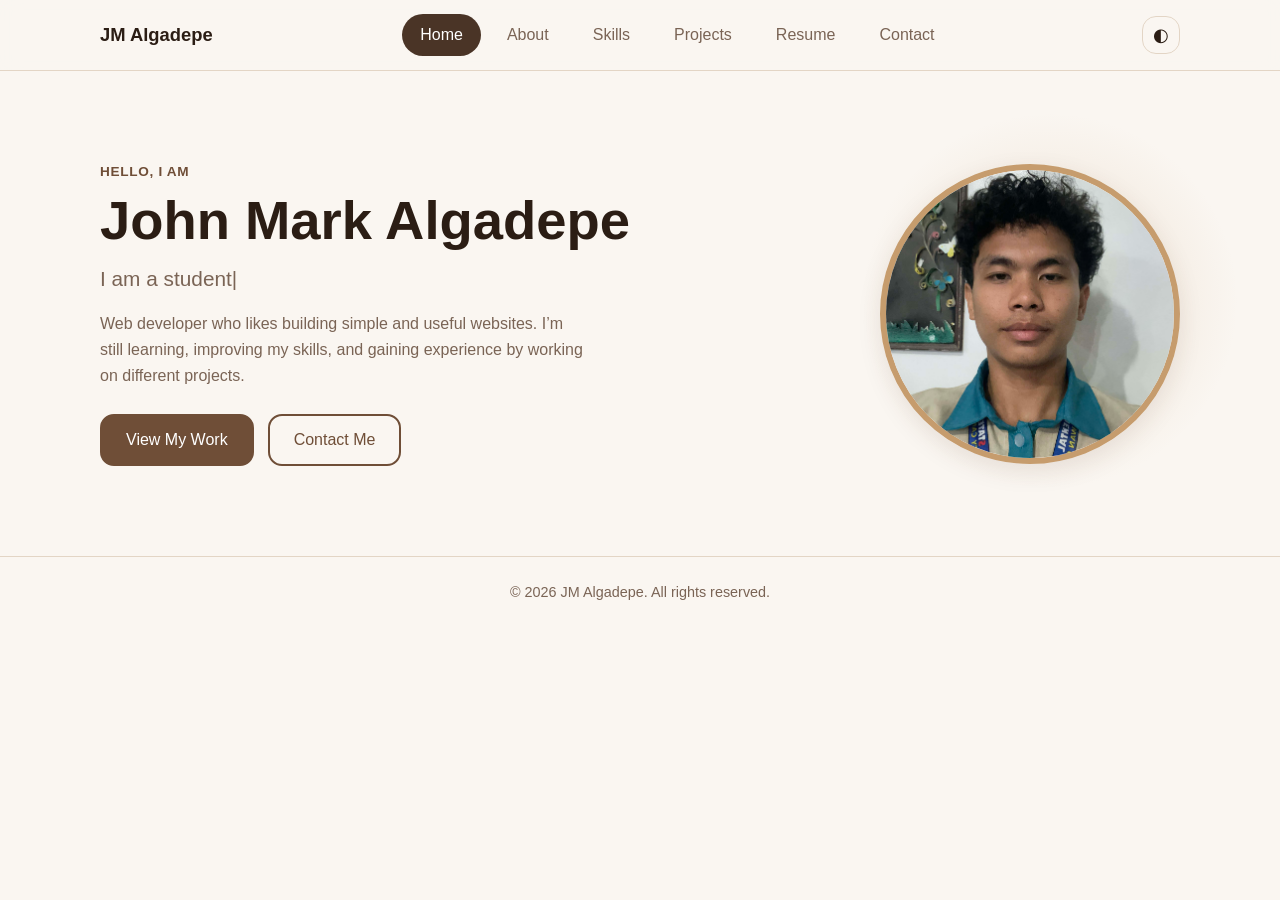
<file: PORTFOLIO_PRO/portfolio/index.html>
<!DOCTYPE html>
<html lang="en">
<head>
  <meta charset="UTF-8">
  <meta name="viewport" content="width=device-width, initial-scale=1.0">
  <title>Home | John Mark Algadepe</title>
  <meta name="description" content="Personal portfolio of Your Name">
  <link rel="stylesheet" href="css/style.css">
  <script defer src="js/main.js"></script>
</head>
<body>
  <header class="site-header">
    <div class="container header-inner">
      <a href="index.html" class="logo">JM Algadepe</a>
      <nav aria-label="Main navigation">
        <ul class="nav-list" id="nav-list">
        <li><a href="index.html">Home</a></li>
        <li><a href="about.html">About</a></li>
        <li><a href="skills.html">Skills</a></li>
        <li><a href="projects.html">Projects</a></li>
        <li><a href="resume.html">Resume</a></li>
        <li><a href="contact.html">Contact</a></li>
        </ul>
      </nav>
      <div class="header-actions">
        <button id="theme-toggle" class="icon-btn" aria-label="Toggle dark mode">&#9680;</button>
        <button id="nav-toggle" class="icon-btn nav-toggle" aria-label="Open menu" aria-expanded="false">&#9776;</button>
      </div>
    </div>
  </header>

  <main>
    <section class="hero container">
      <div class="hero-text">
        <p class="eyebrow">Hello, I am</p>
        <h1>John Mark Algadepe</h1>
        <p class="typing">I am a <span id="typing-text"></span><span class="cursor">|</span></p>
        <p class="lead">Web developer who likes building simple and useful websites. I’m still learning, improving my skills, and gaining experience by working on different projects.
</p>
        <div class="btn-row">
          <a href="projects.html" class="btn">View My Work</a>
          <a href="contact.html" class="btn btn-outline">Contact Me</a>
        </div>
      </div>
      <div class="hero-image">
        <img src="images/profile.jpg" alt="Portrait of Your Name" width="320" height="320">
      </div>
    </section>
  </main>

  <footer class="site-footer">
    <div class="container">
      <p>&copy; 2026 JM Algadepe. All rights reserved.</p>
    </div>
  </footer>

  <button id="to-top" class="to-top" aria-label="Scroll to top">&uarr;</button>
</body>
</html>
</file>
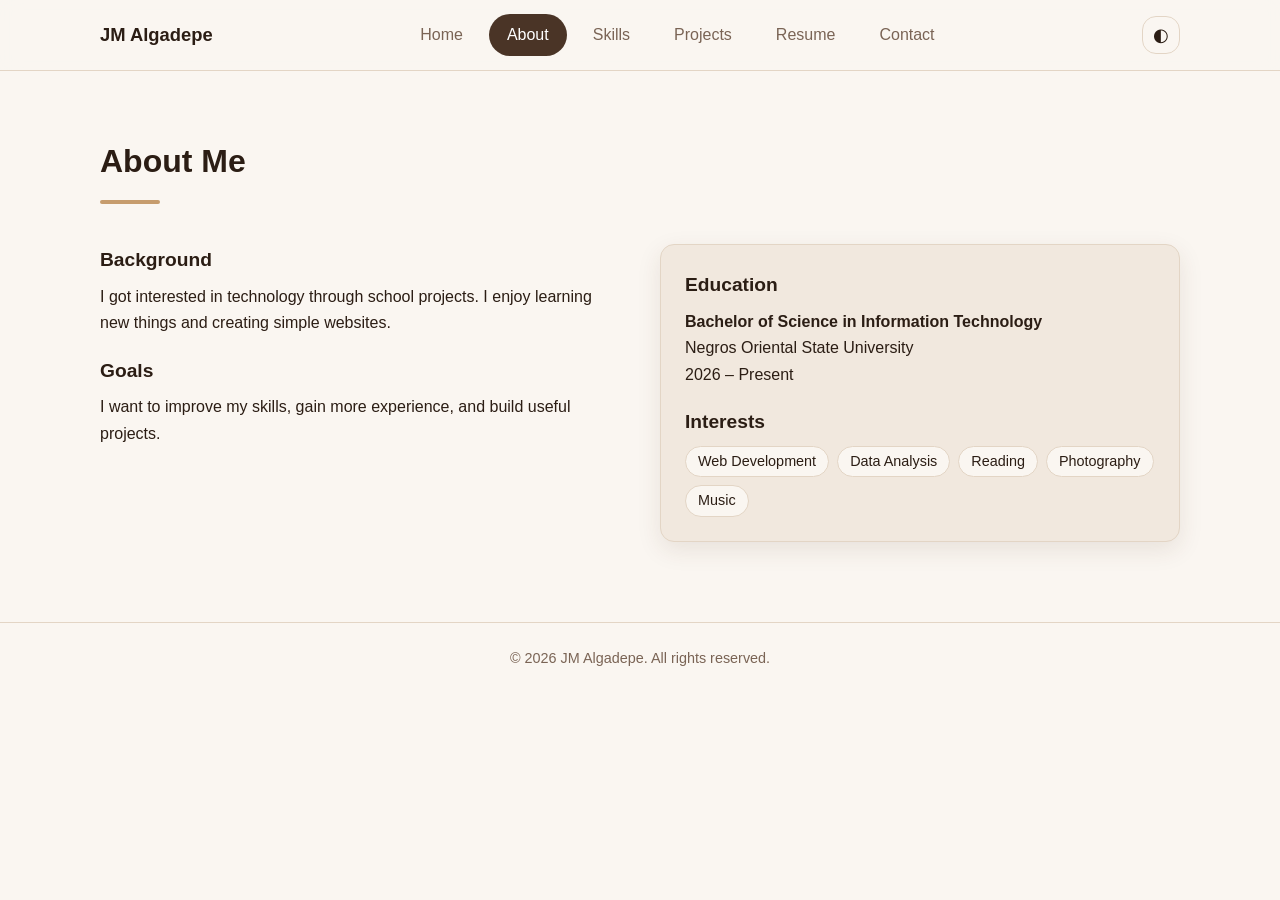
<file: PORTFOLIO_PRO/portfolio/about.html>
<!DOCTYPE html>
<html lang="en">
<head>
  <meta charset="UTF-8">
  <meta name="viewport" content="width=device-width, initial-scale=1.0">
  <title>About | John Mark Algadepe</title>
  <meta name="description" content="Personal portfolio of Your Name">
  <link rel="stylesheet" href="css/style.css">
  <script defer src="js/main.js"></script>
</head>
<body>
  <header class="site-header">
    <div class="container header-inner">
      <a href="index.html" class="logo">JM Algadepe</a>
      <nav aria-label="Main navigation">
        <ul class="nav-list" id="nav-list">
        <li><a href="index.html">Home</a></li>
        <li><a href="about.html">About</a></li>
        <li><a href="skills.html">Skills</a></li>
        <li><a href="projects.html">Projects</a></li>
        <li><a href="resume.html">Resume</a></li>
        <li><a href="contact.html">Contact</a></li>
        </ul>
      </nav>
      <div class="header-actions">
        <button id="theme-toggle" class="icon-btn" aria-label="Toggle dark mode">&#9680;</button>
        <button id="nav-toggle" class="icon-btn nav-toggle" aria-label="Open menu" aria-expanded="false">&#9776;</button>
      </div>
    </div>
  </header>

  <main>
    <section class="container page-section">
      <h1 class="page-title">About Me</h1>
      <div class="two-col">
        <div>
          <h2>Background</h2>
          <p>I got interested in technology through school projects. I enjoy learning new things and creating simple websites.</p>
          <h2>Goals</h2>
          <p>I want to improve my skills, gain more experience, and build useful projects.</p>
        </div>
        <div class="card">
          <h2>Education</h2>
          <p><strong>Bachelor of Science in Information Technology</strong><br>Negros Oriental State University<br>2026 &ndash; Present</p>
          <h2>Interests</h2>
          <ul class="tag-list">
            <li>Web Development</li><li>Data Analysis</li><li>Reading</li><li>Photography</li><li>Music</li>
          </ul>
        </div>
      </div>
    </section>
  </main>

  <footer class="site-footer">
    <div class="container">
      <p>&copy; 2026 JM Algadepe. All rights reserved.</p>
    </div>
  </footer>

  <button id="to-top" class="to-top" aria-label="Scroll to top">&uarr;</button>
</body>
</html>
</file>
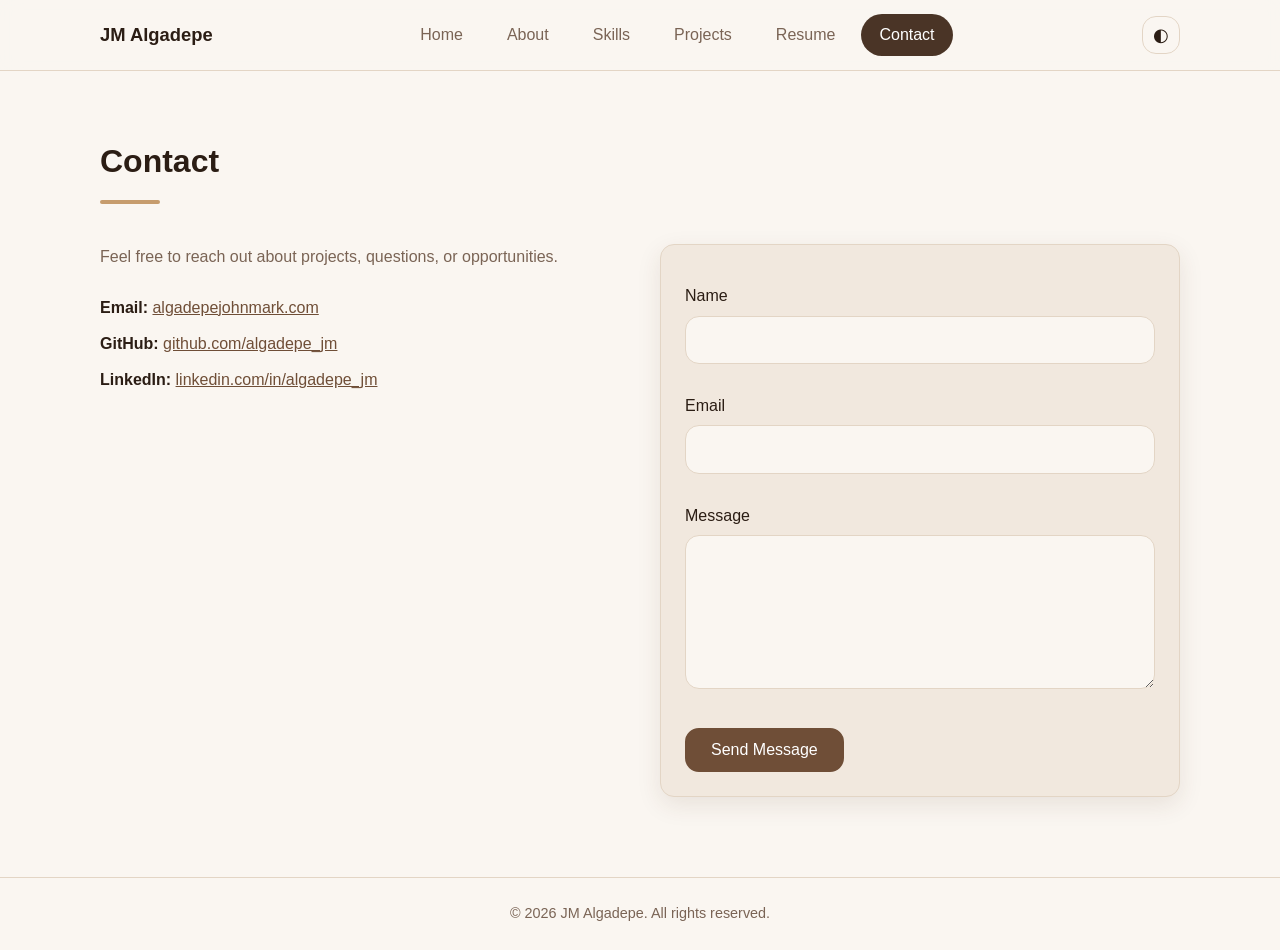
<file: PORTFOLIO_PRO/portfolio/contact.html>
<!DOCTYPE html>
<html lang="en">
<head>
  <meta charset="UTF-8">
  <meta name="viewport" content="width=device-width, initial-scale=1.0">
  <title>Contact | JM Algadepe</title>
  <meta name="description" content="Personal portfolio of Your Name">
  <link rel="stylesheet" href="css/style.css">
  <script defer src="js/main.js"></script>
</head>
<body>
  <header class="site-header">
    <div class="container header-inner">
      <a href="index.html" class="logo">JM Algadepe</a>
      <nav aria-label="Main navigation">
        <ul class="nav-list" id="nav-list">
        <li><a href="index.html">Home</a></li>
        <li><a href="about.html">About</a></li>
        <li><a href="skills.html">Skills</a></li>
        <li><a href="projects.html">Projects</a></li>
        <li><a href="resume.html">Resume</a></li>
        <li><a href="contact.html">Contact</a></li>
        </ul>
      </nav>
      <div class="header-actions">
        <button id="theme-toggle" class="icon-btn" aria-label="Toggle dark mode">&#9680;</button>
        <button id="nav-toggle" class="icon-btn nav-toggle" aria-label="Open menu" aria-expanded="false">&#9776;</button>
      </div>
    </div>
  </header>

  <main>
    <section class="container page-section">
      <h1 class="page-title">Contact</h1>
      <div class="two-col">
        <div>
          <p class="lead">Feel free to reach out about projects, questions, or opportunities.</p>
          <ul class="contact-list">
            <li><strong>Email:</strong> <a href="mailto:youremail@example.com">algadepejohnmark.com</a></li>
            <li><strong>GitHub:</strong> <a href="https://github.com/" target="_blank" rel="noopener">github.com/algadepe_jm</a></li>
            <li><strong>LinkedIn:</strong> <a href="https://www.linkedin.com/" target="_blank" rel="noopener">linkedin.com/in/algadepe_jm</a></li>
          </ul>
        </div>
        <form id="contact-form" class="card" novalidate>
          <label for="name">Name</label>
          <input type="text" id="name" name="name">
          <span class="error" id="name-error"></span>

          <label for="email">Email</label>
          <input type="email" id="email" name="email">
          <span class="error" id="email-error"></span>

          <label for="message">Message</label>
          <textarea id="message" name="message" rows="5"></textarea>
          <span class="error" id="message-error"></span>

          <button type="submit" class="btn">Send Message</button>
          <p class="success" id="form-success" hidden>Thank you! Your message has been sent.</p>
        </form>
      </div>
    </section>
  </main>

  <footer class="site-footer">
    <div class="container">
      <p>&copy; 2026 JM Algadepe. All rights reserved.</p>
    </div>
  </footer>

  <button id="to-top" class="to-top" aria-label="Scroll to top">&uarr;</button>
</body>
</html>
</file>
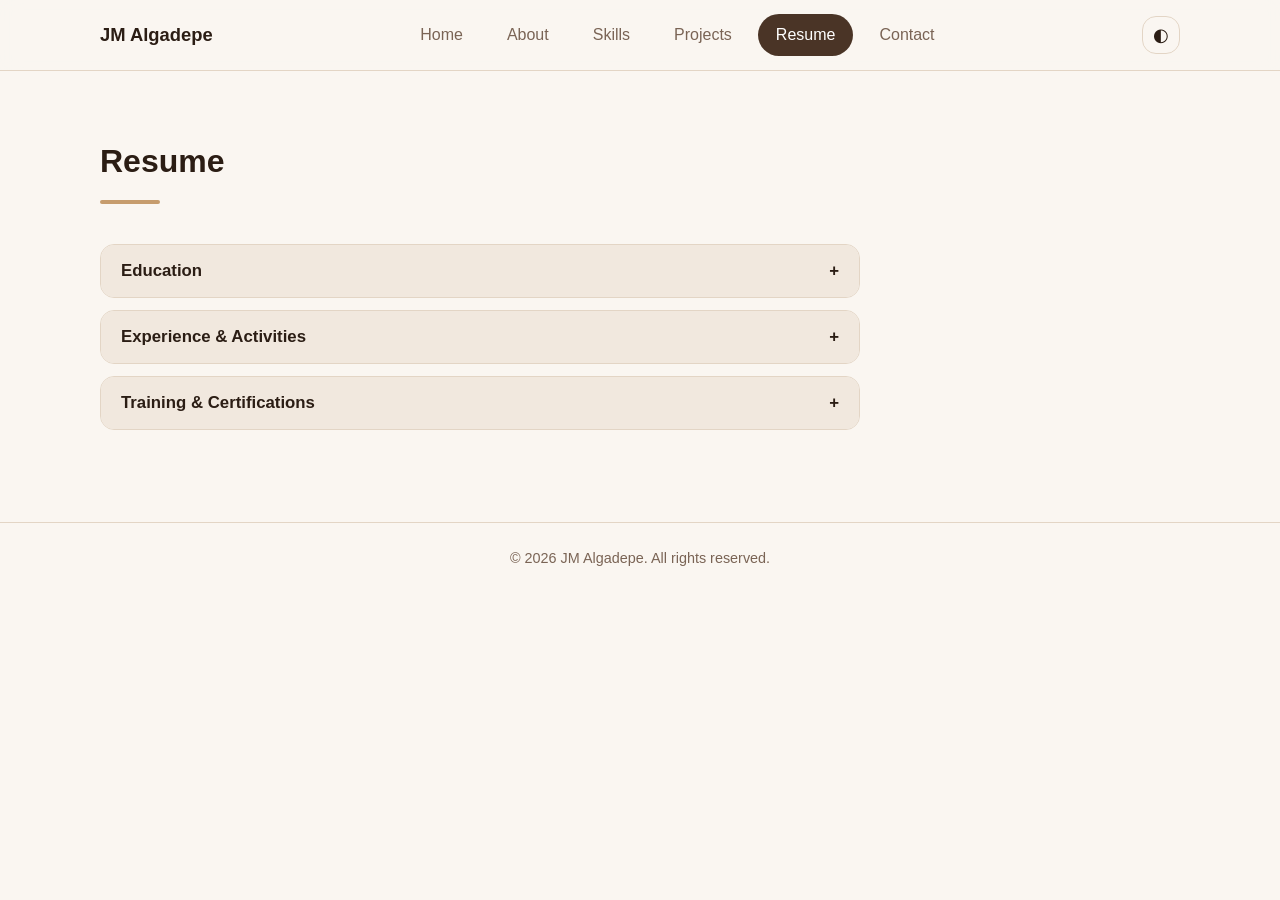
<file: PORTFOLIO_PRO/portfolio/resume.html>
<!DOCTYPE html>
<html lang="en">
<head>
  <meta charset="UTF-8">
  <meta name="viewport" content="width=device-width, initial-scale=1.0">
  <title>Resume | JM Algadepe</title>
  <meta name="description" content="Personal portfolio of Your Name">
  <link rel="stylesheet" href="css/style.css">
  <script defer src="js/main.js"></script>
</head>
<body>
  <header class="site-header">
    <div class="container header-inner">
      <a href="index.html" class="logo">JM Algadepe</a>
      <nav aria-label="Main navigation">
        <ul class="nav-list" id="nav-list">
        <li><a href="index.html">Home</a></li>
        <li><a href="about.html">About</a></li>
        <li><a href="skills.html">Skills</a></li>
        <li><a href="projects.html">Projects</a></li>
        <li><a href="resume.html">Resume</a></li>
        <li><a href="contact.html">Contact</a></li>
        </ul>
      </nav>
      <div class="header-actions">
        <button id="theme-toggle" class="icon-btn" aria-label="Toggle dark mode">&#9680;</button>
        <button id="nav-toggle" class="icon-btn nav-toggle" aria-label="Open menu" aria-expanded="false">&#9776;</button>
      </div>
    </div>
  </header>

  <main>
    <section class="container page-section">
      <h1 class="page-title">Resume</h1>
      <div class="accordion">
        <div class="acc-item">
          <button class="acc-btn" aria-expanded="false">Education</button>
          <div class="acc-panel">
            <p><strong>BS in Information Technology</strong> &mdash; Negros Oriental State University , 2026 &ndash; Present</p>
            <p>Santa Catalina National High School, 2017 &ndash; 2024</p>
          </div>
        </div>
        <div class="acc-item">
          <button class="acc-btn" aria-expanded="false">Experience &amp; Activities</button>
          <div class="acc-panel">
            <p><strong>Member, Student Organization</strong> &mdash; 2024</p>
            <p><strong>Volunteer, Community Activity</strong> &mdash; 2024</p>
          </div>
        </div>
        <div class="acc-item">
          <button class="acc-btn" aria-expanded="false">Training &amp; Certifications</button>
          <div class="acc-panel">
           <p>Web Development Training &mdash; 2025</p>
            <p>Python Basics Training &mdash; 2025</p>
          </div>
        </div>
      </div>
    </section>
  </main>

  <footer class="site-footer">
    <div class="container">
      <p>&copy; 2026 JM Algadepe. All rights reserved.</p>
    </div>
  </footer>

  <button id="to-top" class="to-top" aria-label="Scroll to top">&uarr;</button>
</body>
</html>
</file>
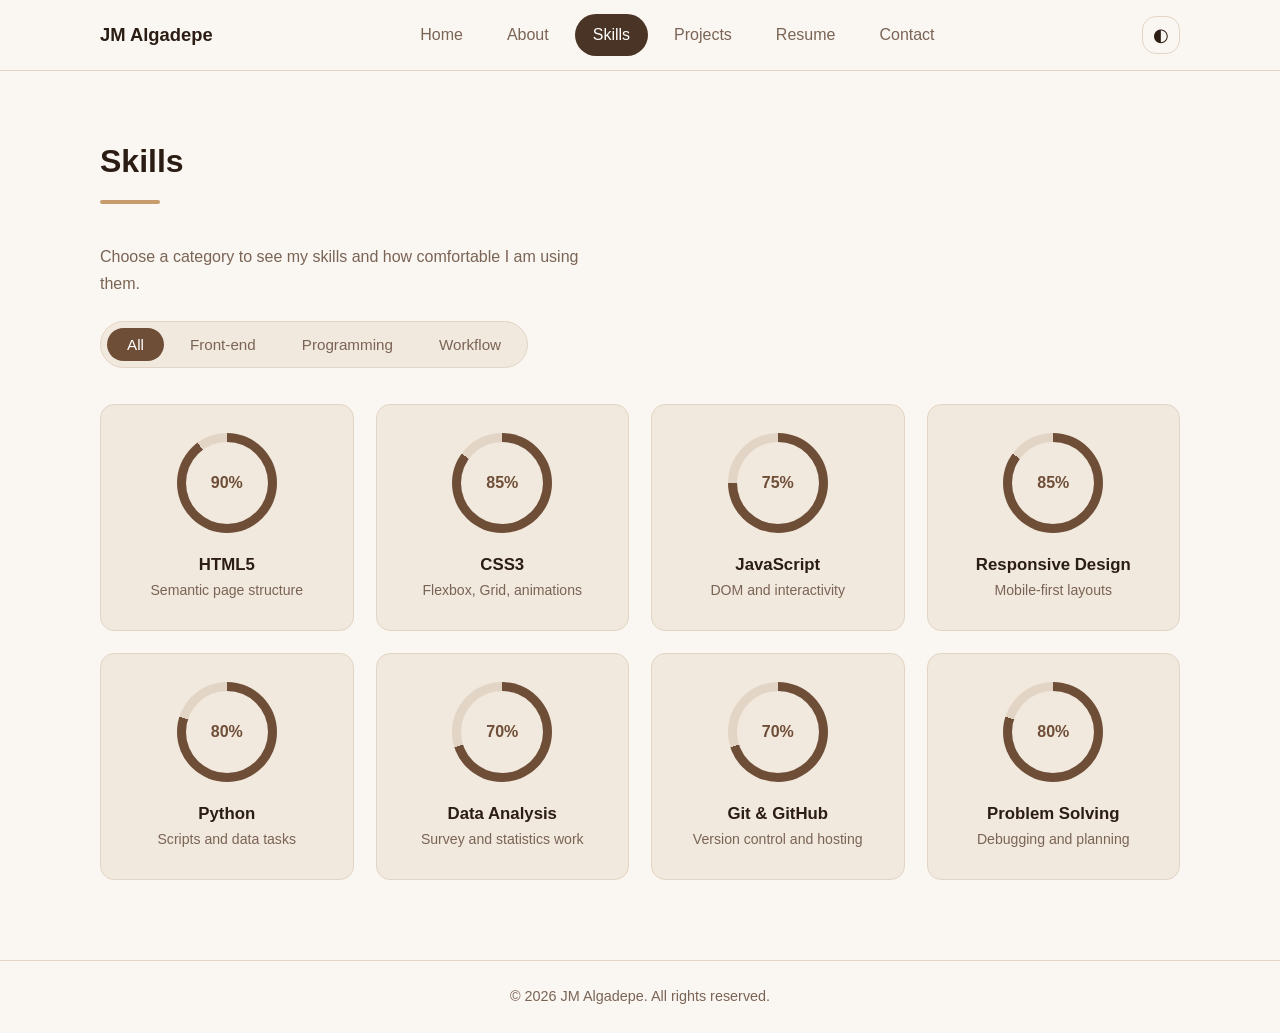
<file: PORTFOLIO_PRO/portfolio/skills.html>
<!DOCTYPE html>
<html lang="en">
<head>
  <meta charset="UTF-8">
  <meta name="viewport" content="width=device-width, initial-scale=1.0">
  <title>Skills | JM Algadepe</title>
  <meta name="description" content="Personal portfolio of Your Name">
  <link rel="stylesheet" href="css/style.css">
  <script defer src="js/main.js"></script>
</head>
<body>
  <header class="site-header">
    <div class="container header-inner">
      <a href="index.html" class="logo">JM Algadepe</a>
      <nav aria-label="Main navigation">
        <ul class="nav-list" id="nav-list">
        <li><a href="index.html">Home</a></li>
        <li><a href="about.html">About</a></li>
        <li><a href="skills.html">Skills</a></li>
        <li><a href="projects.html">Projects</a></li>
        <li><a href="resume.html">Resume</a></li>
        <li><a href="contact.html">Contact</a></li>
        </ul>
      </nav>
      <div class="header-actions">
        <button id="theme-toggle" class="icon-btn" aria-label="Toggle dark mode">&#9680;</button>
        <button id="nav-toggle" class="icon-btn nav-toggle" aria-label="Open menu" aria-expanded="false">&#9776;</button>
      </div>
    </div>
  </header>

  <main>
    <section class="container page-section">
      <h1 class="page-title">Skills</h1>
      <p class="lead">Choose a category to see my skills and how comfortable I am using them.</p>
      <div class="skill-tabs" role="tablist">
        <button class="tab-btn active" data-tab="all">All</button>
        <button class="tab-btn" data-tab="frontend">Front-end</button>
        <button class="tab-btn" data-tab="programming">Programming</button>
        <button class="tab-btn" data-tab="workflow">Workflow</button>
      </div>
      <div class="skills-grid">
        <article class="skill-card" data-cat="frontend">
          <div class="ring" data-level="90"><span>0%</span></div>
          <h3>HTML5</h3>
          <p>Semantic page structure</p>
        </article>
        <article class="skill-card" data-cat="frontend">
          <div class="ring" data-level="85"><span>0%</span></div>
          <h3>CSS3</h3>
          <p>Flexbox, Grid, animations</p>
        </article>
        <article class="skill-card" data-cat="frontend">
          <div class="ring" data-level="75"><span>0%</span></div>
          <h3>JavaScript</h3>
          <p>DOM and interactivity</p>
        </article>
        <article class="skill-card" data-cat="frontend">
          <div class="ring" data-level="85"><span>0%</span></div>
          <h3>Responsive Design</h3>
          <p>Mobile-first layouts</p>
        </article>
        <article class="skill-card" data-cat="programming">
          <div class="ring" data-level="80"><span>0%</span></div>
          <h3>Python</h3>
          <p>Scripts and data tasks</p>
        </article>
        <article class="skill-card" data-cat="programming">
          <div class="ring" data-level="70"><span>0%</span></div>
          <h3>Data Analysis</h3>
          <p>Survey and statistics work</p>
        </article>
        <article class="skill-card" data-cat="workflow">
          <div class="ring" data-level="70"><span>0%</span></div>
          <h3>Git & GitHub</h3>
          <p>Version control and hosting</p>
        </article>
        <article class="skill-card" data-cat="workflow">
          <div class="ring" data-level="80"><span>0%</span></div>
          <h3>Problem Solving</h3>
          <p>Debugging and planning</p>
        </article>
      </div>
    </section>
  </main>

  <footer class="site-footer">
    <div class="container">
      <p>&copy; 2026 JM Algadepe. All rights reserved.</p>
    </div>
  </footer>

  <button id="to-top" class="to-top" aria-label="Scroll to top">&uarr;</button>
</body>
</html>
</file>
<file: PORTFOLIO_PRO/portfolio/css/style.css>
:root {
  --bg: #faf6f1;
  --surface: #f1e8de;
  --text: #2b1d14;
  --muted: #7a6455;
  --accent: #6f4e37;
  --accent-2: #c69c6d;
  --border: #e3d5c5;
  --radius: 14px;
  --shadow: 0 8px 24px rgba(75, 47, 27, .10);
  --nav-bg: #4a3426;
  --nav-text: #ffffff;
}
[data-theme="dark"] {
  --bg: #1c130e;
  --surface: #2a1d15;
  --text: #f3e9df;
  --muted: #b8a08c;
  --accent: #c69c6d;
  --accent-2: #8a5d3b;
  --border: #3d2b1f;
  --shadow: 0 8px 24px rgba(0, 0, 0, .35);
  --nav-bg: #c69c6d;
  --nav-text: #1c130e;
}

* { box-sizing: border-box; margin: 0; padding: 0; }
html { scroll-behavior: smooth; }
body {
  font-family: "Segoe UI", Arial, sans-serif;
  background: var(--bg);
  color: var(--text);
  line-height: 1.65;
  transition: background .25s, color .25s;
}
img { max-width: 100%; height: auto; display: block; }
a { color: var(--accent); }
ul { list-style: none; }
.container { width: min(1080px, 92%); margin-inline: auto; }

.site-header {
  position: sticky; top: 0; z-index: 10;
  background: var(--bg); border-bottom: 1px solid var(--border);
}
.header-inner { display: flex; align-items: center; justify-content: space-between; padding: 14px 0; }
.logo { font-weight: 700; font-size: 1.15rem; color: var(--text); text-decoration: none; }
.nav-list { display: flex; gap: 8px; }
.nav-list a {
  display: block; color: var(--muted); text-decoration: none; padding: 8px 18px; border-radius: 30px;
  transition: background .2s, color .2s, transform .2s, box-shadow .2s;
}
.nav-list a:hover, .nav-list a.active {
  background: var(--nav-bg); color: var(--nav-text);
}
.nav-list a:hover { transform: scale(1.1); box-shadow: var(--shadow); }
.header-actions { display: flex; gap: 8px; }
.icon-btn {
  background: none; border: 1px solid var(--border); color: var(--text);
  width: 38px; height: 38px; border-radius: var(--radius); font-size: 1.1rem; cursor: pointer;
}
.nav-toggle { display: none; }

.hero { display: flex; align-items: center; justify-content: space-between; gap: 48px; padding: 90px 0; }
.hero-text { flex: 1; }
.eyebrow { color: var(--accent); font-weight: 600; letter-spacing: .05em; text-transform: uppercase; font-size: .85rem; }
.hero h1 { font-size: clamp(2.2rem, 5vw, 3.4rem); line-height: 1.15; margin: 6px 0 10px; }
.typing { font-size: 1.3rem; color: var(--muted); margin-bottom: 14px; }
.cursor { animation: blink 1s steps(1) infinite; }
@keyframes blink { 50% { opacity: 0; } }
.lead { color: var(--muted); max-width: 55ch; margin-bottom: 24px; }
.hero-image img { width: 300px; height: 300px; border-radius: 50%; border: 6px solid var(--surface); object-fit: cover; }

.btn-row { display: flex; gap: 14px; flex-wrap: wrap; }
.btn {
  display: inline-block; background: var(--accent); color: #fff; border: 2px solid var(--accent);
  padding: 11px 24px; border-radius: var(--radius); text-decoration: none; font-size: 1rem; cursor: pointer;
}
.btn:hover { opacity: .88; }
.btn-outline { background: transparent; color: var(--accent); }

.page-section { padding: 64px 0 80px; }
.page-title { font-size: 2rem; margin-bottom: 28px; padding-bottom: 12px; border-bottom: 1px solid var(--border); }
h2 { font-size: 1.2rem; margin: 18px 0 8px; }
h2:first-child { margin-top: 0; }
.two-col { display: grid; grid-template-columns: 1fr 1fr; gap: 40px; }
.card { background: var(--surface); border: 1px solid var(--border); border-radius: var(--radius); padding: 24px; }
.tag-list { display: flex; flex-wrap: wrap; gap: 8px; }
.tag-list li { border: 1px solid var(--border); background: var(--bg); padding: 3px 12px; border-radius: 20px; font-size: .9rem; }

.skill-tabs { display: inline-flex; gap: 6px; padding: 6px; background: var(--surface); border: 1px solid var(--border); border-radius: 40px; margin-bottom: 36px; flex-wrap: wrap; }
.tab-btn { background: none; border: none; color: var(--muted); padding: 8px 20px; border-radius: 30px; cursor: pointer; font-size: .95rem; }
.tab-btn.active { background: var(--accent); color: #fff; }
.skills-grid { display: grid; grid-template-columns: repeat(auto-fill, minmax(210px, 1fr)); gap: 22px; }
.skill-card { background: var(--surface); border: 1px solid var(--border); border-radius: var(--radius); padding: 28px 20px; text-align: center; transition: transform .25s, box-shadow .25s; }
.skill-card:hover { transform: translateY(-6px); box-shadow: var(--shadow); }
.skill-card.hide { display: none; }
.skill-card h3 { margin-top: 18px; font-size: 1.05rem; }
.skill-card p { color: var(--muted); font-size: .88rem; }
.ring { --p: 0; width: 100px; height: 100px; margin: 0 auto; border-radius: 50%; position: relative; display: grid; place-items: center;
  background: conic-gradient(var(--accent) calc(var(--p) * 1%), var(--border) 0); }
.ring::before { content: ""; position: absolute; inset: 9px; border-radius: 50%; background: var(--surface); }
.ring span { position: relative; font-weight: 700; color: var(--accent); }

.filters { display: flex; gap: 10px; flex-wrap: wrap; margin-bottom: 28px; }
.filter-btn {
  background: none; border: 1px solid var(--border); color: var(--text);
  padding: 7px 18px; border-radius: 20px; cursor: pointer; font-size: .95rem;
}
.filter-btn.active { background: var(--accent); border-color: var(--accent); color: #fff; }
.project-grid { display: grid; grid-template-columns: repeat(auto-fill, minmax(280px, 1fr)); gap: 24px; }
.project { padding: 0; overflow: hidden; }
.project.hide { display: none; }
.project-img { width: 100%; cursor: zoom-in; border-bottom: 1px solid var(--border); }
.project-body { padding: 18px 20px 22px; }
.project-body h3 { margin-bottom: 6px; }
.project-body p { color: var(--muted); font-size: .95rem; }
.tech { margin-top: 10px; }

.modal { position: fixed; inset: 0; background: rgba(0,0,0,.8); display: flex; align-items: center; justify-content: center; z-index: 50; padding: 20px; }
.modal[hidden] { display: none; }
.modal img { max-height: 85vh; border-radius: var(--radius); }
.modal-close { position: absolute; top: 16px; right: 24px; background: none; border: none; color: #fff; font-size: 2.4rem; cursor: pointer; }

.accordion { max-width: 760px; }
.acc-item { border: 1px solid var(--border); border-radius: var(--radius); margin-bottom: 12px; overflow: hidden; }
.acc-btn {
  width: 100%; text-align: left; background: var(--surface); color: var(--text);
  border: none; padding: 16px 20px; font-size: 1.05rem; font-weight: 600; cursor: pointer;
  display: flex; justify-content: space-between;
}
.acc-btn::after { content: "+"; }
.acc-btn[aria-expanded="true"]::after { content: "\2212"; }
.acc-panel { max-height: 0; overflow: hidden; padding: 0 20px; transition: max-height .3s ease; }
.acc-panel p { margin: 12px 0; }

.contact-list li { margin-bottom: 10px; }
form label { display: block; margin: 14px 0 6px; font-weight: 500; }
form input, form textarea {
  width: 100%; padding: 10px 12px; border: 1px solid var(--border); border-radius: var(--radius);
  background: var(--bg); color: var(--text); font: inherit;
}
form input:focus, form textarea:focus { outline: 2px solid var(--accent); }
form .invalid { border-color: #c0392b; }
.error { display: block; color: #c0392b; font-size: .85rem; min-height: 1.1em; }
form .btn { margin-top: 16px; }
.success { margin-top: 14px; color: #2e8b57; }

.site-footer { border-top: 1px solid var(--border); padding: 24px 0; text-align: center; color: var(--muted); font-size: .9rem; }
.to-top {
  position: fixed; right: 22px; bottom: 22px; width: 42px; height: 42px; border-radius: 50%;
  background: var(--accent); color: #fff; border: none; font-size: 1.2rem; cursor: pointer;
  opacity: 0; pointer-events: none; transition: opacity .25s;
}
.to-top.show { opacity: 1; pointer-events: auto; }

@media (max-width: 900px) {
  .hero { flex-direction: column-reverse; text-align: center; padding: 56px 0; }
  .lead { margin-inline: auto; margin-bottom: 24px; }
  .btn-row { justify-content: center; }
  .two-col { grid-template-columns: 1fr; }
}
@media (max-width: 900px) {
  .nav-toggle { display: inline-block; }
  .nav-list {
    display: none; position: absolute; top: 100%; left: 0; right: 0;
    flex-direction: column; gap: 0; background: var(--bg); border-bottom: 1px solid var(--border);
    box-shadow: var(--shadow);
  }
  .nav-list.open { display: flex; }
  .nav-list a { padding: 14px 6%; border-radius: 0; }
  .nav-list a:hover { transform: none; box-shadow: none; padding-left: calc(6% + 10px); }
}
@media (max-width: 640px) {
  .hero-image img { width: 220px; height: 220px; }
  .skills-grid { grid-template-columns: repeat(2, 1fr); gap: 14px; }
}

.site-header { background: color-mix(in srgb, var(--bg) 85%, transparent); backdrop-filter: blur(10px); }
.hero { position: relative; }
.hero::before { content: ""; position: absolute; z-index: -1; width: 380px; height: 380px; right: -60px; top: 40px; border-radius: 50%;
  background: radial-gradient(circle, var(--accent-2) 0%, transparent 70%); opacity: .25; }
.hero-image img { box-shadow: var(--shadow); border-color: var(--accent-2); }
.card { box-shadow: var(--shadow); }
.project { transition: transform .25s; }
.project:hover { transform: translateY(-5px); }
.page-title::after { content: ""; display: block; width: 60px; height: 4px; background: var(--accent-2); border-radius: 4px; margin-top: 12px; }
.page-title { border-bottom: none; }
</file>
